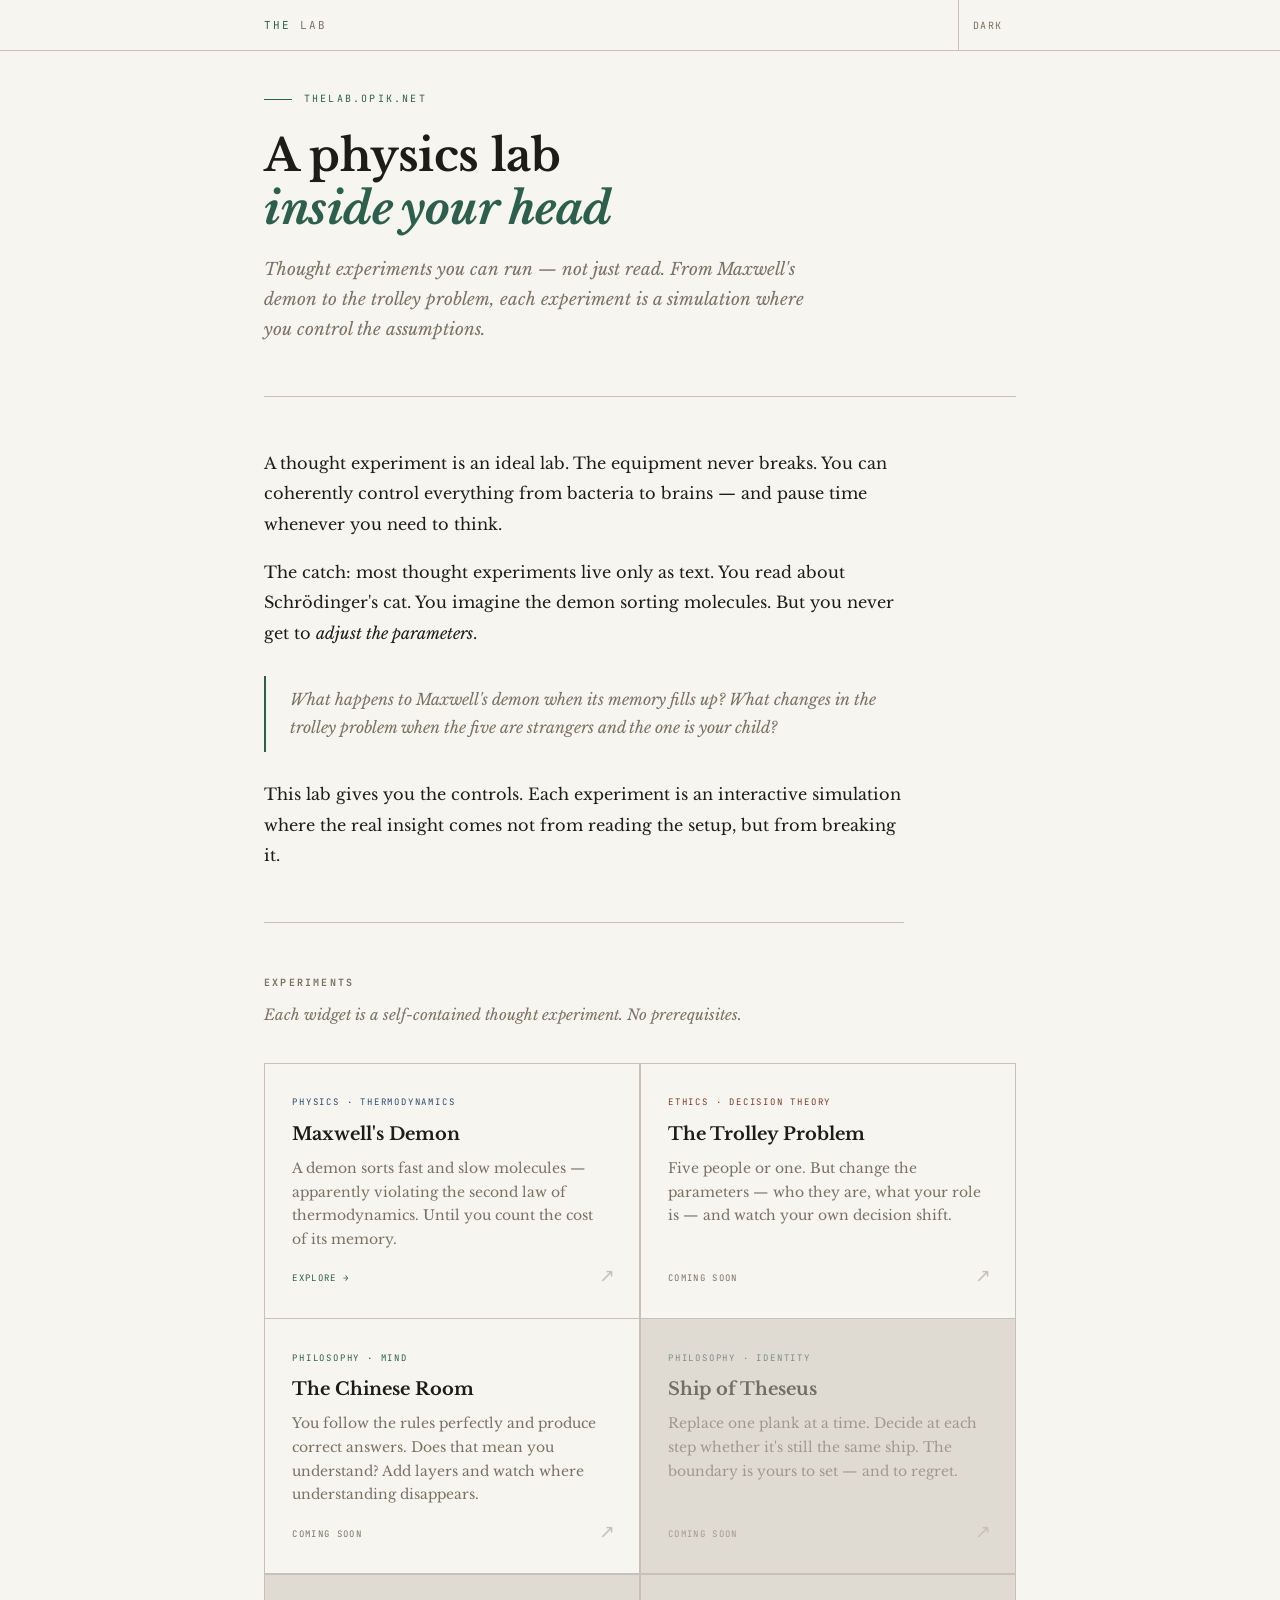
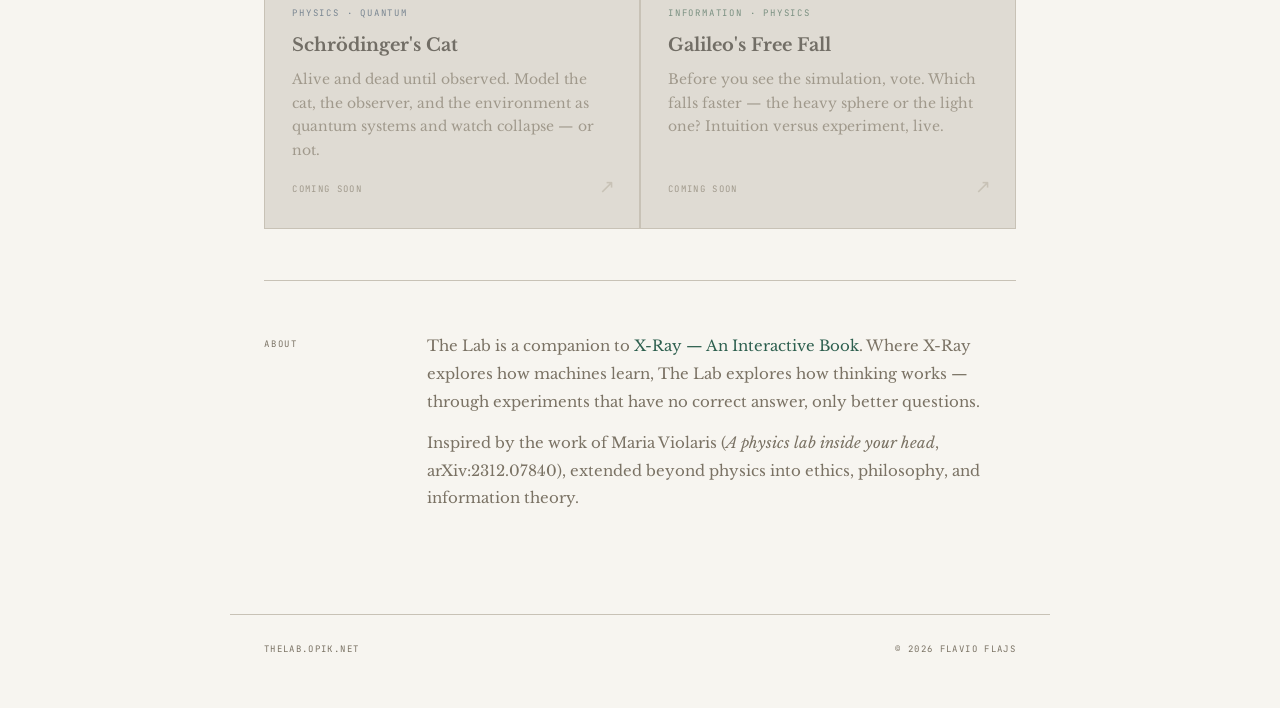
<file: index.html>
<!DOCTYPE html>
<html lang="en">
<head>
<meta charset="UTF-8">
<meta name="viewport" content="width=device-width, initial-scale=1.0">
<title>The Lab — Thought Experiments</title>
<link rel="stylesheet" href="assets/style.css">
</head>
<body>
<nav>
  <div class="nav-inner">
    <a class="nav-brand" href="/"><span>The</span> Lab</a>
    <div class="nav-controls">
      <button class="theme-btn" onclick="toggleTheme()" id="theme-btn">Dark</button>
    </div>
  </div>
</nav>
<main>
  <header class="page-header">
    <div class="lab-label">thelab.opik.net</div>
    <h1>A physics lab<br><em>inside your head</em></h1>
    <p class="subtitle">Thought experiments you can run — not just read. From Maxwell's demon to the trolley problem, each experiment is a simulation where you control the assumptions.</p>
  </header>
  <section class="intro-section">
    <p>A thought experiment is an ideal lab. The equipment never breaks. You can coherently control everything from bacteria to brains — and pause time whenever you need to think.</p>
    <p>The catch: most thought experiments live only as text. You read about Schrödinger's cat. You imagine the demon sorting molecules. But you never get to <em>adjust the parameters</em>.</p>
    <div class="pull-quote">What happens to Maxwell's demon when its memory fills up? What changes in the trolley problem when the five are strangers and the one is your child?</div>
    <p>This lab gives you the controls. Each experiment is an interactive simulation where the real insight comes not from reading the setup, but from breaking it.</p>
  </section>
  <div class="section-heading"><h2>Experiments</h2><p>Each widget is a self-contained thought experiment. No prerequisites.</p></div>
  <div class="experiments">
    <a class="experiment-card" href="/maxwell/"><span class="card-domain physics">Physics · Thermodynamics</span><span class="card-title">Maxwell's Demon</span><p class="card-desc">A demon sorts fast and slow molecules — apparently violating the second law of thermodynamics. Until you count the cost of its memory.</p><span class="card-status live">Explore →</span><span class="card-arrow">↗</span></a>
    <a class="experiment-card" href="/trolley/"><span class="card-domain ethics">Ethics · Decision theory</span><span class="card-title">The Trolley Problem</span><p class="card-desc">Five people or one. But change the parameters — who they are, what your role is — and watch your own decision shift.</p><span class="card-status soon">Coming soon</span><span class="card-arrow">↗</span></a>
    <a class="experiment-card" href="/chineseroom/"><span class="card-domain philosophy">Philosophy · Mind</span><span class="card-title">The Chinese Room</span><p class="card-desc">You follow the rules perfectly and produce correct answers. Does that mean you understand? Add layers and watch where understanding disappears.</p><span class="card-status soon">Coming soon</span><span class="card-arrow">↗</span></a>
    <a class="experiment-card coming-soon" href="#"><span class="card-domain philosophy">Philosophy · Identity</span><span class="card-title">Ship of Theseus</span><p class="card-desc">Replace one plank at a time. Decide at each step whether it's still the same ship. The boundary is yours to set — and to regret.</p><span class="card-status soon">Coming soon</span><span class="card-arrow">↗</span></a>
    <a class="experiment-card coming-soon" href="#"><span class="card-domain physics">Physics · Quantum</span><span class="card-title">Schrödinger's Cat</span><p class="card-desc">Alive and dead until observed. Model the cat, the observer, and the environment as quantum systems and watch collapse — or not.</p><span class="card-status soon">Coming soon</span><span class="card-arrow">↗</span></a>
    <a class="experiment-card coming-soon" href="#"><span class="card-domain info">Information · Physics</span><span class="card-title">Galileo's Free Fall</span><p class="card-desc">Before you see the simulation, vote. Which falls faster — the heavy sphere or the light one? Intuition versus experiment, live.</p><span class="card-status soon">Coming soon</span><span class="card-arrow">↗</span></a>
  </div>
  <section class="about-section">
    <div class="about-label">About</div>
    <div class="about-text">
      <p>The Lab is a companion to <a href="https://x-ray.dynu.net">X-Ray — An Interactive Book</a>. Where X-Ray explores how machines learn, The Lab explores how thinking works — through experiments that have no correct answer, only better questions.</p>
      <p>Inspired by the work of Maria Violaris (<em>A physics lab inside your head</em>, arXiv:2312.07840), extended beyond physics into ethics, philosophy, and information theory.</p>
    </div>
  </section>
</main>
<footer>
  <span class="footer-mono">thelab.opik.net</span>
  <span class="footer-mono">© 2026 Flavio Flajs</span>
</footer>
<script src="assets/main.js"></script>
</body>
</html>
</file>
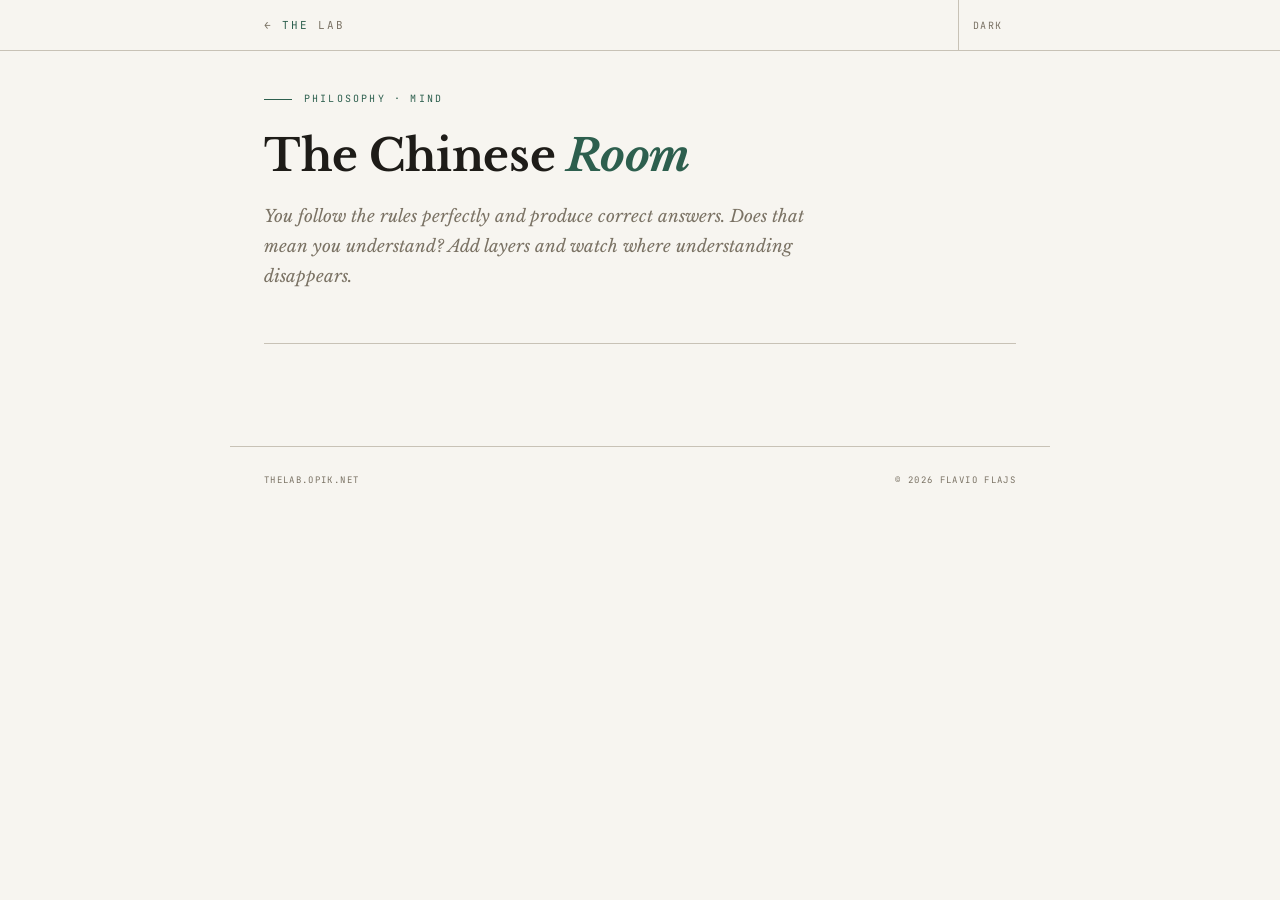
<file: chineseroom/index.html>
<!DOCTYPE html>
<html lang="en">
<head>
<meta charset="UTF-8">
<meta name="viewport" content="width=device-width, initial-scale=1.0">
<title>The Chinese Room — The Lab</title>
<link rel="stylesheet" href="../assets/style.css">
</head>
<body>
<nav>
  <div class="nav-inner">
    <a class="nav-brand" href="/">← <span>The</span> Lab</a>
    <div class="nav-controls">
      <button class="theme-btn" onclick="toggleTheme()" id="theme-btn">Dark</button>
    </div>
  </div>
</nav>
<main>
  <header class="page-header">
    <div class="lab-label">Philosophy · Mind</div>
    <h1>The Chinese <em>Room</em></h1>
    <p class="subtitle">You follow the rules perfectly and produce correct answers. Does that mean you understand? Add layers and watch where understanding disappears.</p>
  </header>
</main>
<footer>
  <span class="footer-mono">thelab.opik.net</span>
  <span class="footer-mono">© 2026 Flavio Flajs</span>
</footer>
<script src="../assets/main.js"></script>
</body>
</html>
</file>
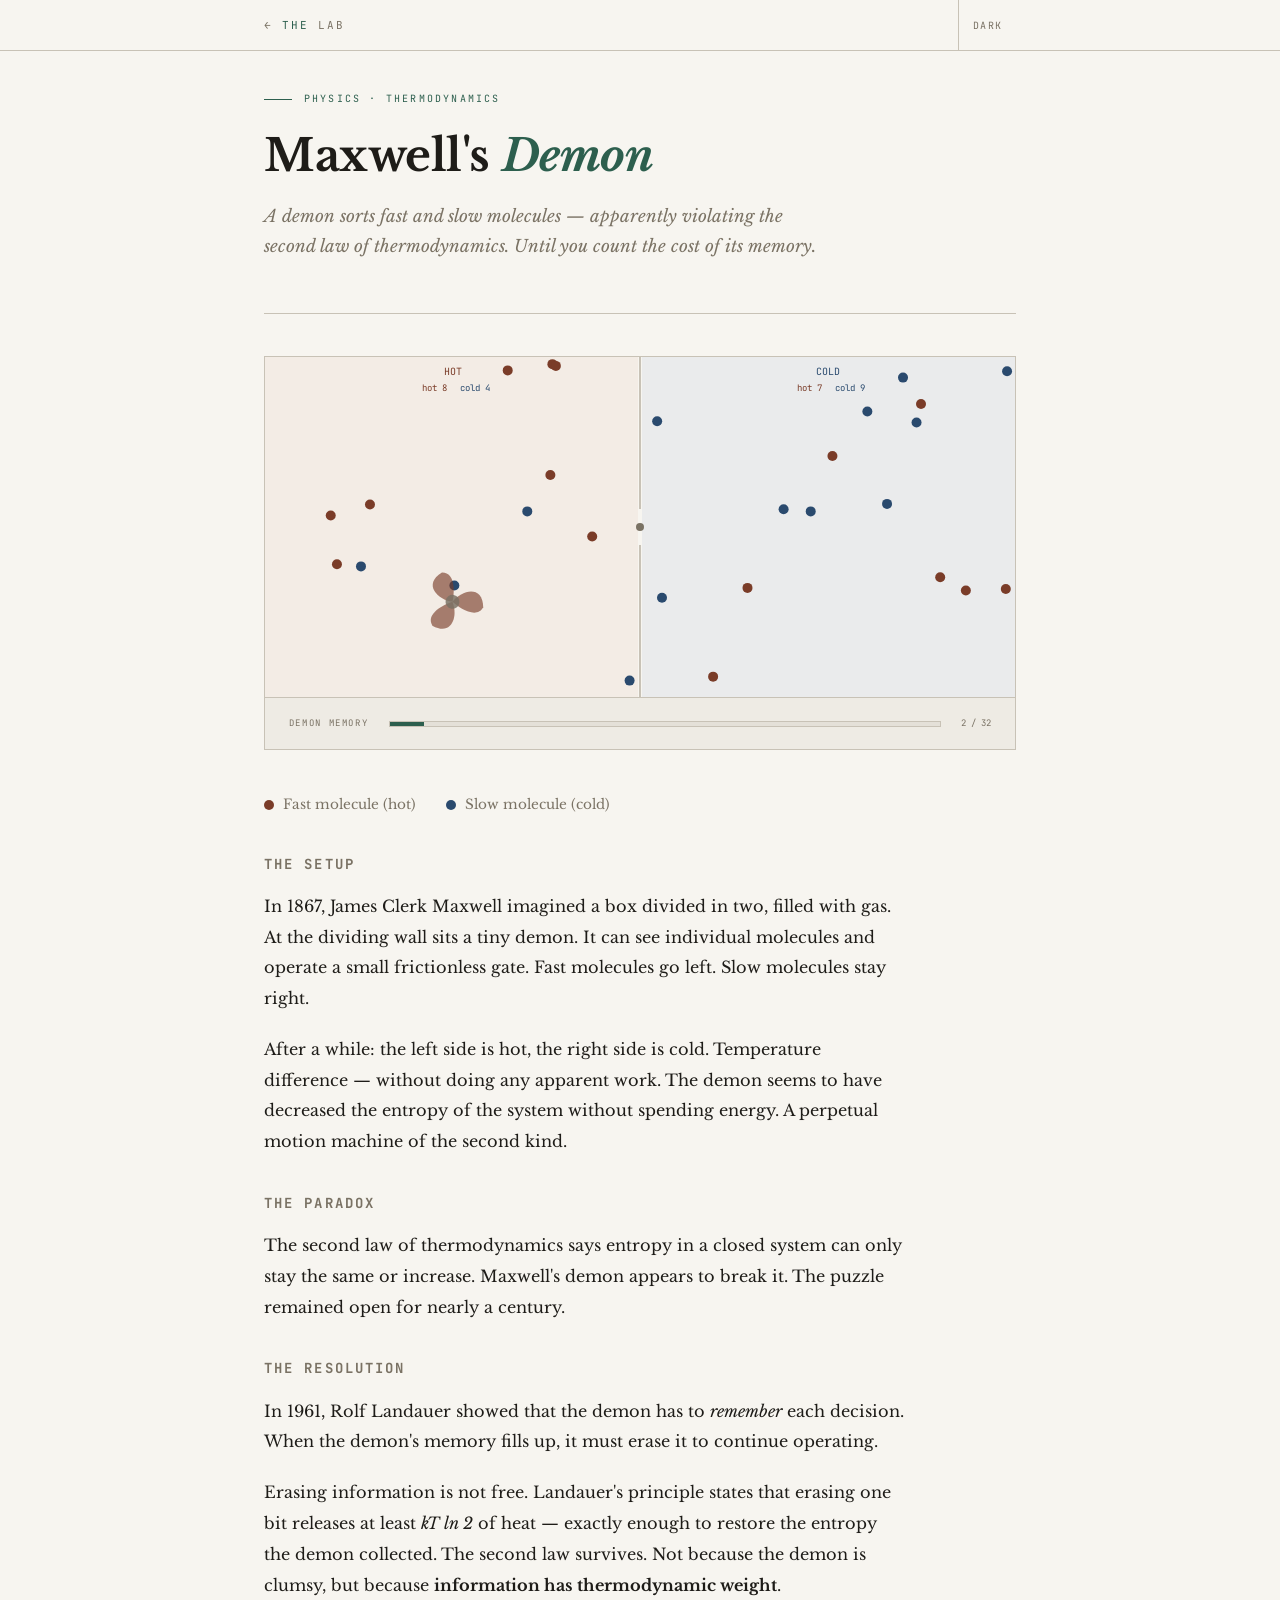
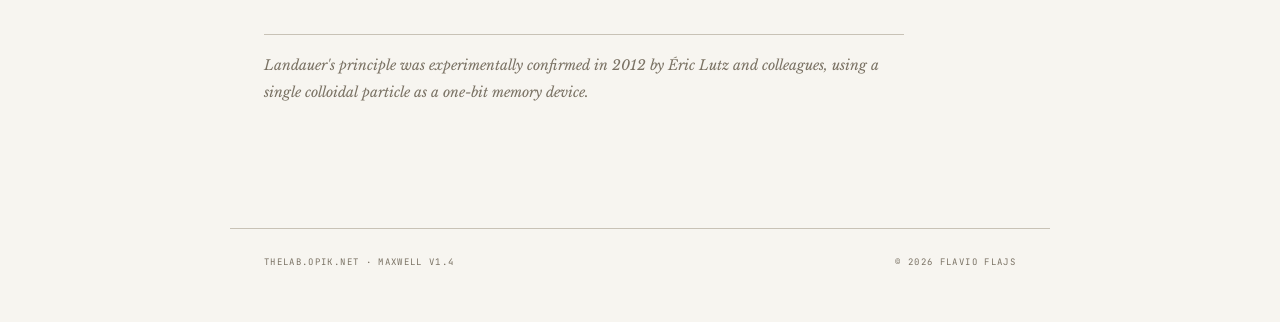
<file: maxwell/index.html>
<!DOCTYPE html>
<html lang="en">
<head>
<meta charset="UTF-8">
<meta name="viewport" content="width=device-width, initial-scale=1.0">
<title>Maxwell's Demon — The Lab</title>
<link rel="stylesheet" href="../assets/style.css">
<style>
.widget-wrap{margin:2.5rem 0;border:1px solid var(--border);background:var(--bg2);}
#maxwell-canvas{display:block;width:100%;height:340px;background:var(--bg);}
.widget-footer{padding:1rem 1.4rem;border-top:1px solid var(--border);display:flex;align-items:center;gap:1.2rem;flex-wrap:wrap;}
.mem-label-text{font-family:'JetBrains Mono',monospace;font-size:9px;letter-spacing:0.18em;text-transform:uppercase;color:var(--text-dim);white-space:nowrap;}
.mem-track{flex:1;height:6px;background:var(--bg3);border:1px solid var(--border);min-width:80px;}
#mem-bar{height:100%;width:0%;background:var(--accent);transition:width 0.3s,background 0.5s;}
#mem-label{font-family:'JetBrains Mono',monospace;font-size:9px;color:var(--text-dim);white-space:nowrap;}
#btn-restart{display:none;font-family:'JetBrains Mono',monospace;font-size:9px;letter-spacing:0.15em;text-transform:uppercase;color:var(--accent);background:transparent;border:1px solid var(--accent);padding:5px 12px;cursor:pointer;transition:background 0.15s,color 0.15s;}
#btn-restart:hover{background:var(--accent);color:var(--bg);}
#status-text{display:none;margin:0 0 1.5rem;padding:1rem 1.4rem;border-left:2px solid var(--accent2);background:var(--bg2);font-size:0.88rem;line-height:1.75;color:var(--text);}
#status-text strong{display:block;margin-bottom:0.3rem;font-size:0.82rem;font-family:'JetBrains Mono',monospace;letter-spacing:0.1em;text-transform:uppercase;color:var(--accent2);}
.legend{display:flex;gap:1.8rem;margin:1rem 0 2rem;flex-wrap:wrap;}
.legend-item{display:flex;align-items:center;gap:0.5rem;font-size:0.8rem;color:var(--text-dim);}
.legend-dot{width:10px;height:10px;border-radius:50%;flex-shrink:0;}
.prose{max-width:640px;}
.prose p{font-size:0.95rem;line-height:1.9;margin-bottom:1.2rem;color:var(--text);}
.prose h3{font-size:0.82rem;font-family:'JetBrains Mono',monospace;letter-spacing:0.15em;text-transform:uppercase;color:var(--text-dim);margin:2rem 0 0.8rem;}
.prose .note{font-size:0.82rem;font-style:italic;color:var(--text-dim);border-top:1px solid var(--border);padding-top:1rem;margin-top:2rem;}
</style>
</head>
<body>
<nav>
  <div class="nav-inner">
    <a class="nav-brand" href="/">← <span>The</span> Lab</a>
    <div class="nav-controls">
      <button class="theme-btn" onclick="toggleTheme()" id="theme-btn">Dark</button>
    </div>
  </div>
</nav>
<main>
  <header class="page-header">
    <div class="lab-label">Physics · Thermodynamics</div>
    <h1>Maxwell's <em>Demon</em></h1>
    <p class="subtitle">A demon sorts fast and slow molecules — apparently violating the second law of thermodynamics. Until you count the cost of its memory.</p>
  </header>

  <div class="widget-wrap">
    <canvas id="maxwell-canvas"></canvas>
    <div class="widget-footer">
      <span class="mem-label-text">Demon memory</span>
      <div class="mem-track"><div id="mem-bar"></div></div>
      <span id="mem-label">0 / 32</span>
      <button id="btn-restart">↺ Run again</button>
    </div>
  </div>

  <div class="legend">
    <div class="legend-item"><div class="legend-dot" style="background:var(--accent2)"></div>Fast molecule (hot)</div>
    <div class="legend-item"><div class="legend-dot" style="background:var(--accent3)"></div>Slow molecule (cold)</div>
  </div>

  <div id="status-text"></div>

  <div class="prose">
    <h3>The Setup</h3>
    <p>In 1867, James Clerk Maxwell imagined a box divided in two, filled with gas. At the dividing wall sits a tiny demon. It can see individual molecules and operate a small frictionless gate. Fast molecules go left. Slow molecules stay right.</p>
    <p>After a while: the left side is hot, the right side is cold. Temperature difference — without doing any apparent work. The demon seems to have decreased the entropy of the system without spending energy. A perpetual motion machine of the second kind.</p>
    <h3>The Paradox</h3>
    <p>The second law of thermodynamics says entropy in a closed system can only stay the same or increase. Maxwell's demon appears to break it. The puzzle remained open for nearly a century.</p>
    <h3>The Resolution</h3>
    <p>In 1961, Rolf Landauer showed that the demon has to <em>remember</em> each decision. When the demon's memory fills up, it must erase it to continue operating.</p>
    <p>Erasing information is not free. Landauer's principle states that erasing one bit releases at least <em>kT ln 2</em> of heat — exactly enough to restore the entropy the demon collected. The second law survives. Not because the demon is clumsy, but because <strong>information has thermodynamic weight</strong>.</p>
    <p class="note">Landauer's principle was experimentally confirmed in 2012 by Éric Lutz and colleagues, using a single colloidal particle as a one-bit memory device.</p>
  </div>
</main>
<footer>
  <span class="footer-mono">thelab.opik.net · maxwell v1.4</span>
  <span class="footer-mono">© 2026 Flavio Flajs</span>
</footer>
<script src="../assets/main.js"></script>
<script src="maxwell.js"></script>
</body>
</html>
</file>
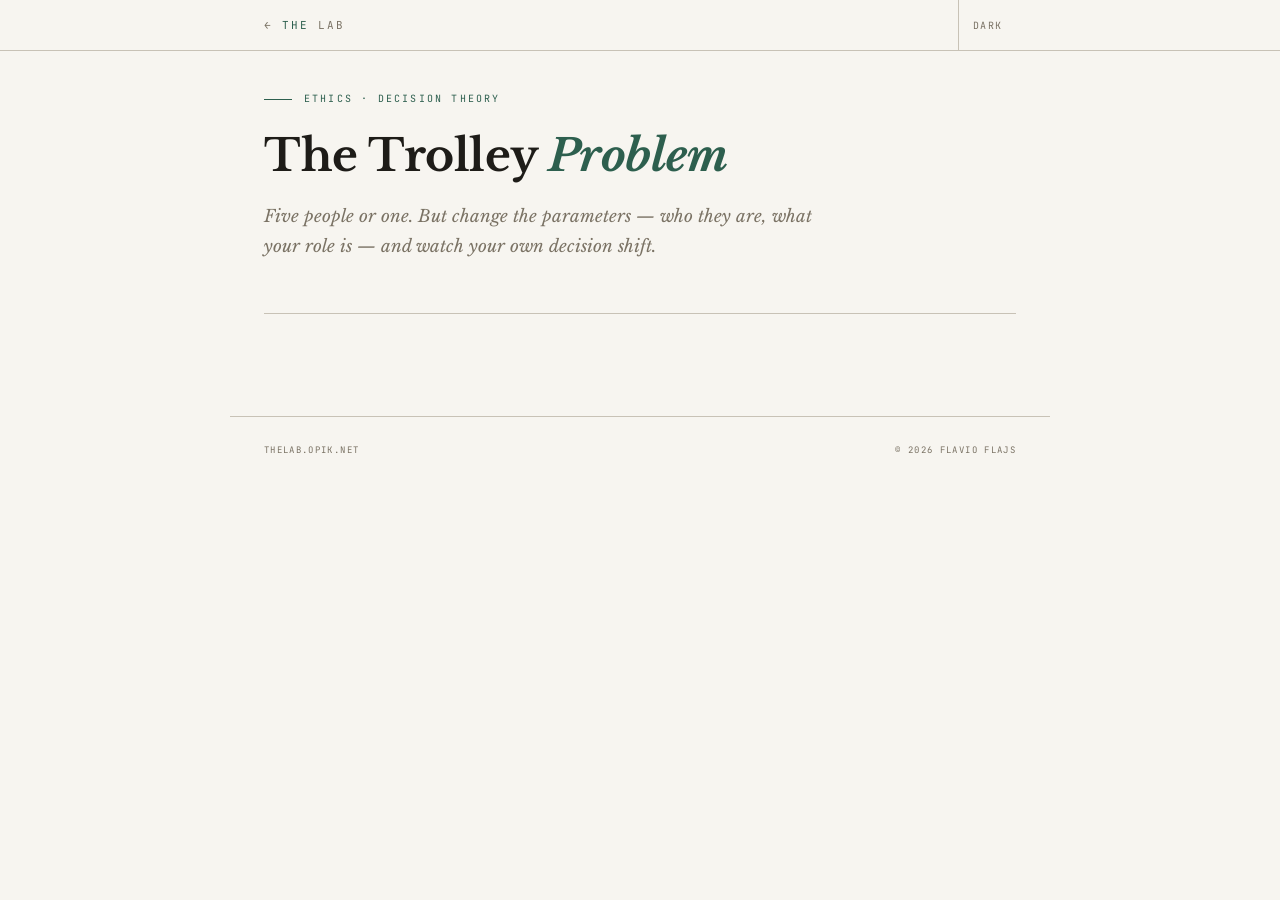
<file: trolley/index.html>
<!DOCTYPE html>
<html lang="en">
<head>
<meta charset="UTF-8">
<meta name="viewport" content="width=device-width, initial-scale=1.0">
<title>The Trolley Problem — The Lab</title>
<link rel="stylesheet" href="../assets/style.css">
</head>
<body>
<nav>
  <div class="nav-inner">
    <a class="nav-brand" href="/">← <span>The</span> Lab</a>
    <div class="nav-controls">
      <button class="theme-btn" onclick="toggleTheme()" id="theme-btn">Dark</button>
    </div>
  </div>
</nav>
<main>
  <header class="page-header">
    <div class="lab-label">Ethics · Decision theory</div>
    <h1>The Trolley <em>Problem</em></h1>
    <p class="subtitle">Five people or one. But change the parameters — who they are, what your role is — and watch your own decision shift.</p>
  </header>
</main>
<footer>
  <span class="footer-mono">thelab.opik.net</span>
  <span class="footer-mono">© 2026 Flavio Flajs</span>
</footer>
<script src="../assets/main.js"></script>
</body>
</html>
</file>
<file: assets/style.css>
@import url('https://fonts.googleapis.com/css2?family=Libre+Baskerville:ital,wght@0,400;0,700;1,400&family=JetBrains+Mono:wght@300;400;500&display=swap');

:root {
  --bg:#f7f5f0; --bg2:#eeebe4; --bg3:#e4e0d8;
  --border:#c8c2b6; --text:#1e1c18; --text-dim:#7a7264;
  --accent:#2d5f4e; --accent2:#7a3c28; --accent3:#2a4a6e; --rule:#b0a898;
}
[data-theme="dark"] {
  --bg:#111210; --bg2:#181916; --bg3:#1f201c;
  --border:#2e2e28; --text:#d8d4cc; --text-dim:#686058;
  --accent:#5aaa88; --accent2:#c87a58; --accent3:#7aaad4; --rule:#383830;
}
* { margin:0; padding:0; box-sizing:border-box; }
html { font-size:17px; }
body { background:var(--bg); color:var(--text); font-family:'Libre Baskerville',Georgia,serif; line-height:1.85; transition:background 0.2s,color 0.2s; }
nav { position:fixed; top:0; left:0; right:0; background:rgba(247,245,240,0.96); backdrop-filter:blur(8px); border-bottom:1px solid var(--border); z-index:100; transition:background 0.2s; }
[data-theme="dark"] nav { background:rgba(17,18,16,0.96); }
.nav-inner { max-width:820px; margin:0 auto; padding:0 2rem; display:flex; align-items:center; justify-content:space-between; height:50px; }
.nav-brand { font-family:'JetBrains Mono',monospace; font-size:11px; letter-spacing:0.18em; color:var(--text-dim); text-transform:uppercase; text-decoration:none; }
.nav-brand span { color:var(--accent); }
.nav-controls { display:flex; align-items:center; }
.theme-btn { font-family:'JetBrains Mono',monospace; font-size:10px; letter-spacing:0.12em; color:var(--text-dim); background:transparent; border:none; border-left:1px solid var(--border); padding:0 14px; height:50px; cursor:pointer; text-transform:uppercase; transition:color 0.15s; }
.theme-btn:hover { color:var(--accent); }
main { max-width:820px; margin:0 auto; padding:0 2rem 6rem; }
.page-header { padding-top:90px; padding-bottom:3rem; border-bottom:1px solid var(--border); }
.lab-label { font-family:'JetBrains Mono',monospace; font-size:10px; letter-spacing:0.22em; color:var(--accent); text-transform:uppercase; margin-bottom:1.2rem; display:flex; align-items:center; gap:0.7rem; }
.lab-label::before { content:''; display:inline-block; width:28px; height:1px; background:var(--accent); }
h1 { font-size:2.6rem; font-weight:700; line-height:1.2; letter-spacing:-0.01em; color:var(--text); margin-bottom:1.2rem; }
h1 em { font-style:italic; color:var(--accent); }
.subtitle { font-size:1rem; font-weight:400; font-style:italic; color:var(--text-dim); max-width:560px; line-height:1.75; }
.intro-section { padding:3rem 0; border-bottom:1px solid var(--border); max-width:640px; }
.intro-section p { font-size:0.95rem; color:var(--text); line-height:1.9; margin-bottom:1rem; }
.intro-section p:last-child { margin-bottom:0; }
.pull-quote { border-left:2px solid var(--accent); padding:0.6rem 0 0.6rem 1.4rem; margin:1.6rem 0; font-style:italic; color:var(--text-dim); font-size:0.93rem; line-height:1.75; }
.section-heading { padding-top:3rem; margin-bottom:2rem; }
.section-heading h2 { font-family:'JetBrains Mono',monospace; font-size:10px; letter-spacing:0.22em; text-transform:uppercase; color:var(--text-dim); margin-bottom:0.5rem; }
.section-heading p { font-size:0.88rem; font-style:italic; color:var(--text-dim); }
.experiments { display:grid; grid-template-columns:1fr 1fr; gap:1.5px; background:var(--border); border:1px solid var(--border); margin-bottom:3rem; }
.experiment-card { background:var(--bg); padding:1.8rem 1.6rem; text-decoration:none; color:var(--text); transition:background 0.15s; display:flex; flex-direction:column; gap:0.7rem; position:relative; overflow:hidden; }
.experiment-card:hover { background:var(--bg2); }
.experiment-card.coming-soon { opacity:0.5; cursor:default; pointer-events:none; }
.card-domain { font-family:'JetBrains Mono',monospace; font-size:9px; letter-spacing:0.2em; text-transform:uppercase; color:var(--accent); }
.card-domain.physics { color:var(--accent3); }
.card-domain.ethics { color:var(--accent2); }
.card-domain.philosophy { color:var(--accent); }
.card-domain.info { color:var(--accent); }
.card-title { font-size:1.05rem; font-weight:700; line-height:1.25; color:var(--text); }
.card-desc { font-size:0.82rem; color:var(--text-dim); line-height:1.7; flex:1; }
.card-status { font-family:'JetBrains Mono',monospace; font-size:9px; letter-spacing:0.15em; text-transform:uppercase; margin-top:0.4rem; }
.card-status.live { color:var(--accent); }
.card-status.soon { color:var(--text-dim); }
.card-arrow { position:absolute; bottom:1.4rem; right:1.4rem; font-size:1.1rem; color:var(--border); transition:color 0.15s,transform 0.15s; }
.experiment-card:hover .card-arrow { color:var(--accent); transform:translate(2px,-2px); }
.about-section { padding:3rem 0 0; border-top:1px solid var(--border); display:grid; grid-template-columns:120px 1fr; gap:2.5rem; align-items:start; }
.about-label { font-family:'JetBrains Mono',monospace; font-size:9px; letter-spacing:0.2em; text-transform:uppercase; color:var(--text-dim); padding-top:0.2rem; }
.about-text p { font-size:0.88rem; color:var(--text-dim); line-height:1.85; margin-bottom:0.8rem; }
.about-text p:last-child { margin-bottom:0; }
.about-text a { color:var(--accent); text-decoration:none; border-bottom:1px solid transparent; transition:border-color 0.15s; }
.about-text a:hover { border-color:var(--accent); }
footer { max-width:820px; margin:0 auto; padding:1.5rem 2rem 3rem; border-top:1px solid var(--border); display:flex; justify-content:space-between; align-items:center; }
.footer-mono { font-family:'JetBrains Mono',monospace; font-size:9px; letter-spacing:0.15em; text-transform:uppercase; color:var(--text-dim); }
@media (max-width:600px) {
  h1 { font-size:1.9rem; }
  .experiments { grid-template-columns:1fr; }
  .about-section { grid-template-columns:1fr; gap:1rem; }
  .about-label { display:none; }
  footer { flex-direction:column; gap:0.5rem; text-align:center; }
}
</file>
